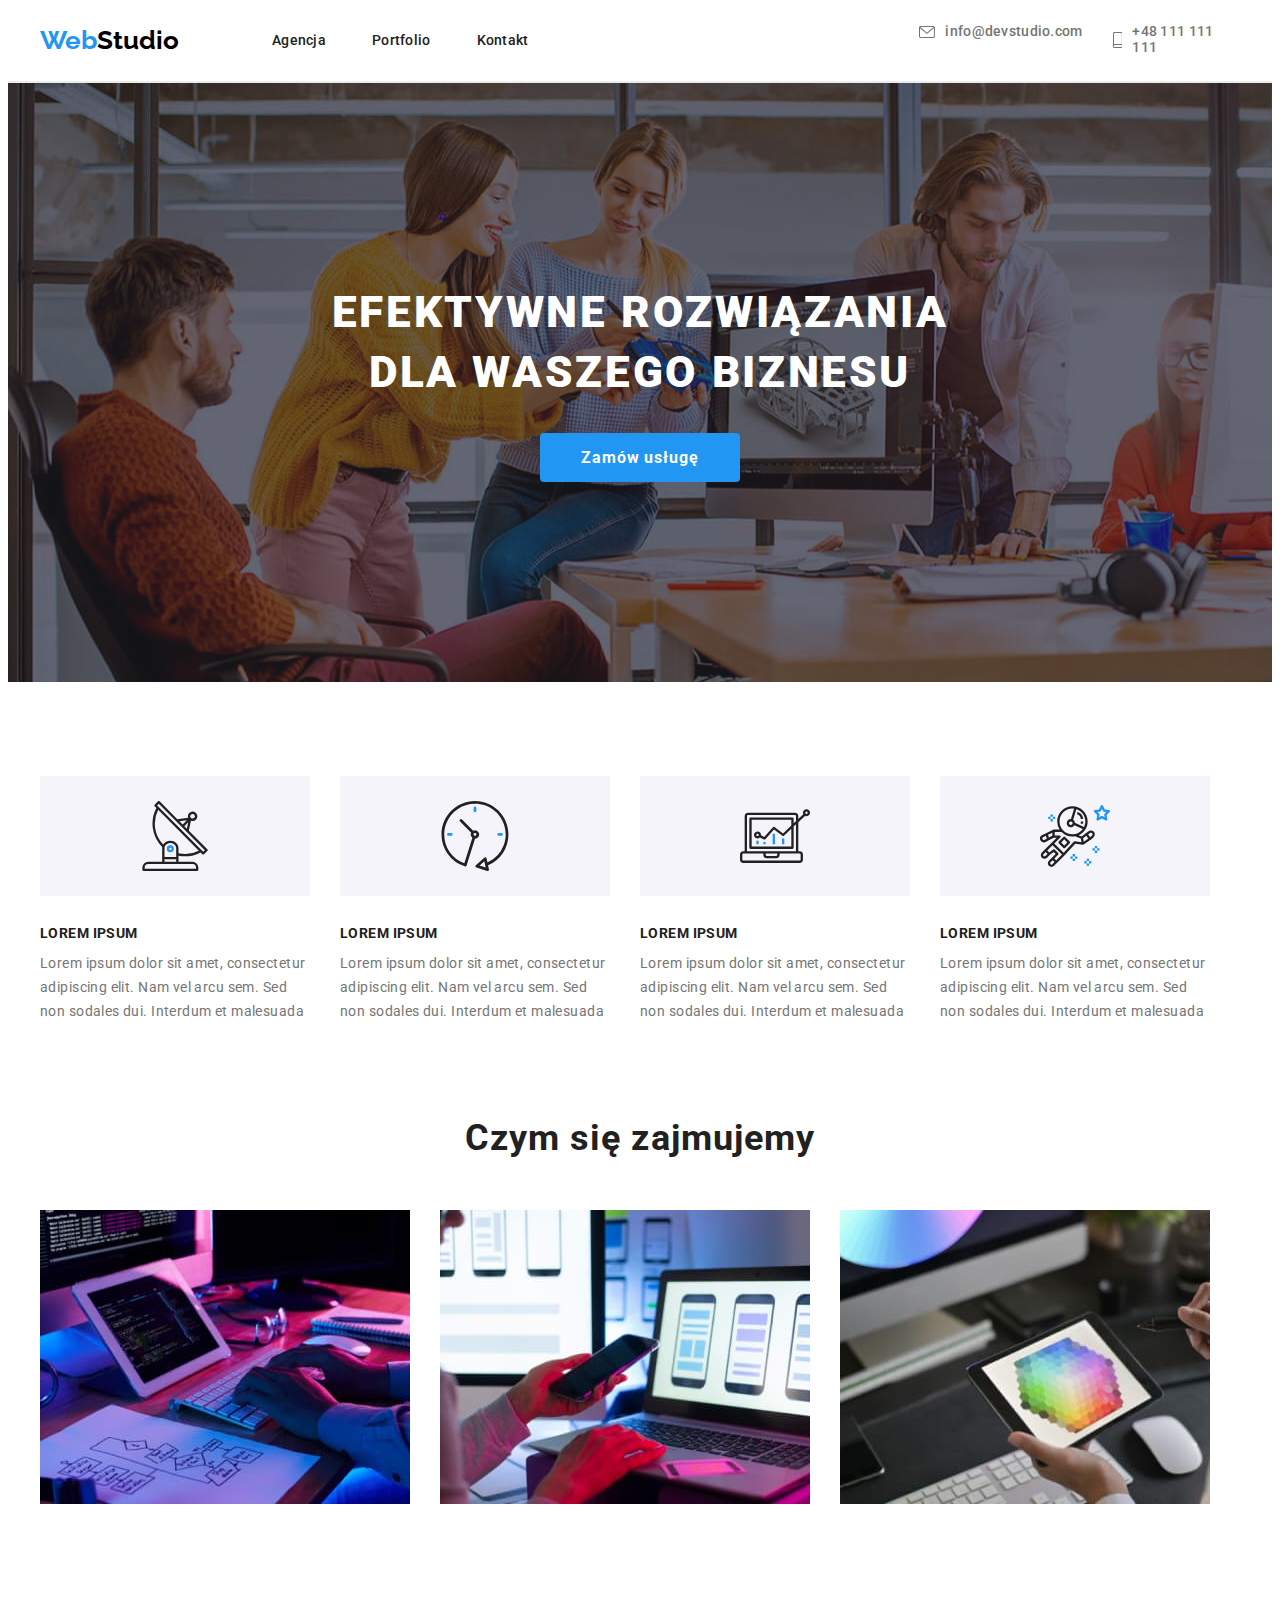
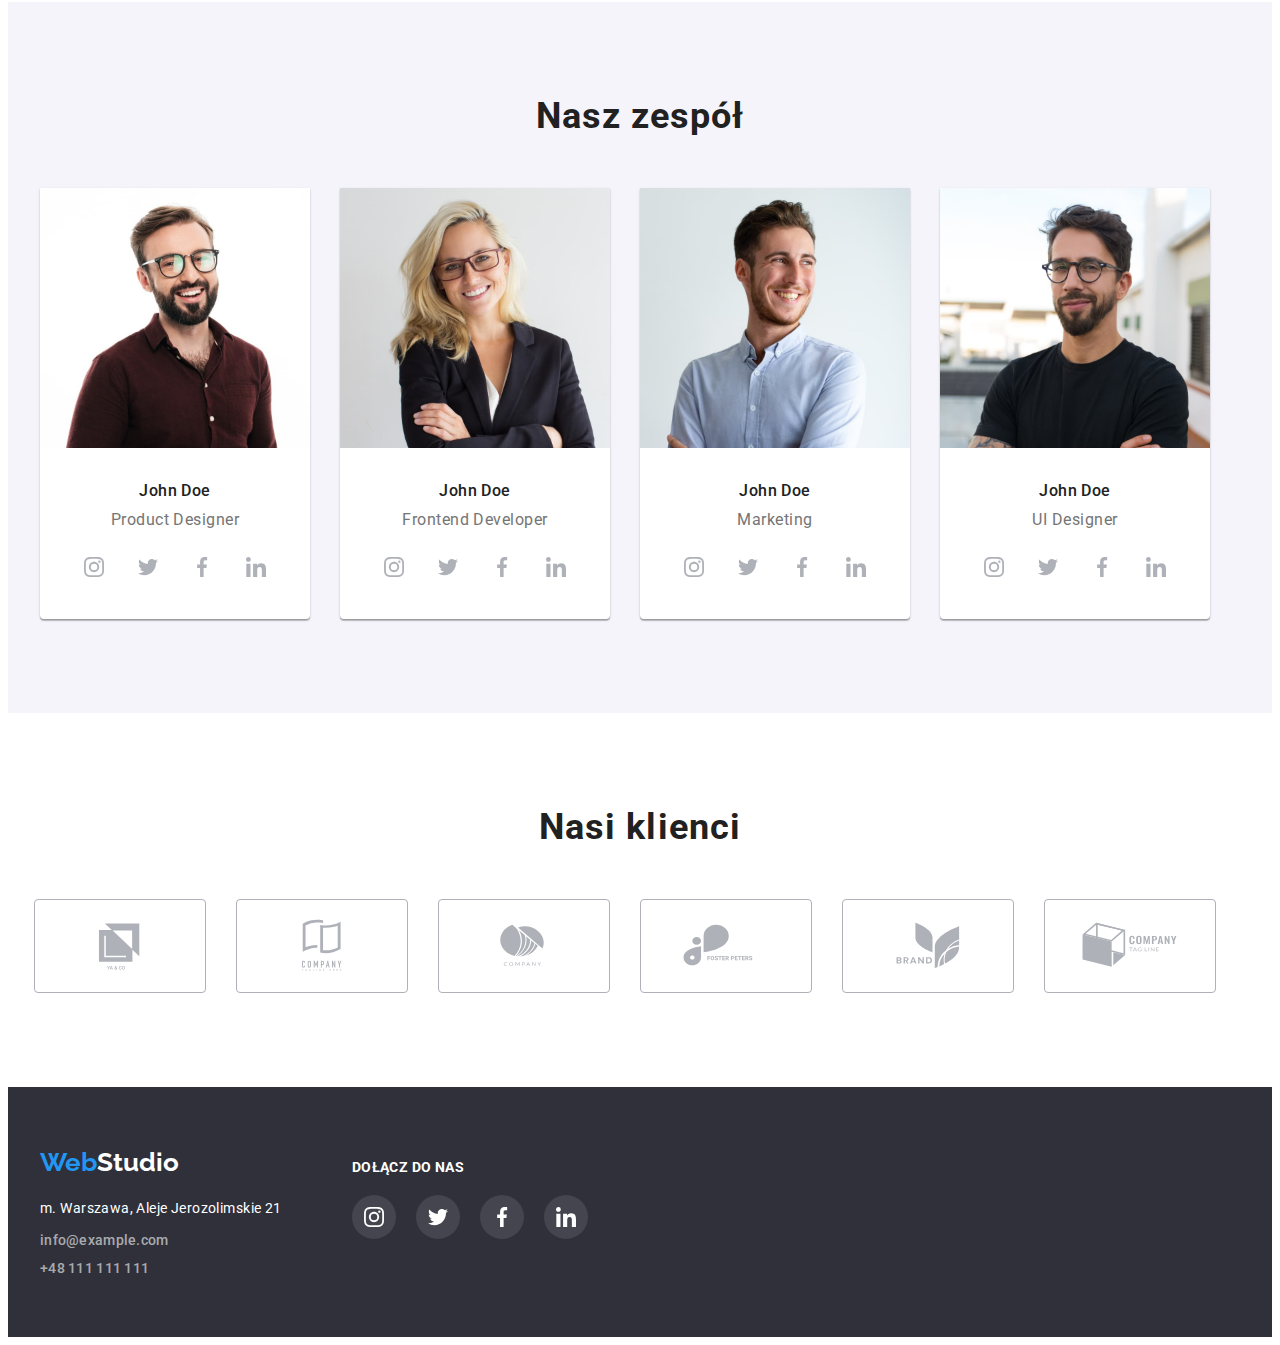
<file: index.html>
<!DOCTYPE html>
<html lang="pl">
  <head>
    <meta charset="UTF-8" />
    <meta http-equiv="X-UA-Compatible" content="IE=edge" />
    <meta name="viewport" content="width=device-width, initial-scale=1.0" />
    <title>WebStudio | Strona główna</title>

    <link rel="preconnect" href="https://fonts.googleapis.com" />
    <link rel="preconnect" href="https://fonts.gstatic.com" crossorigin />
    <link
      href="https://fonts.googleapis.com/css2?family=Raleway:wght@700&family=Roboto:wght@400;500;700;900&display=swap"
      rel="stylesheet"
    />

    <link
      rel="stylesheet"
      href="https://cdnjs.cloudflare.com/ajax/libs/modern-normalize/1.1.0/modern-normalize.min.css"
      integrity="sha512-wpPYUAdjBVSE4KJnH1VR1HeZfpl1ub8YT/NKx4PuQ5NmX2tKuGu6U/JRp5y+Y8XG2tV+wKQpNHVUX03MfMFn9Q=="
      crossorigin="anonymous"
      referrerpolicy="no-referrer"
    />
    <link href="css/styles.css" rel="stylesheet" />
  </head>

  <body>
    <header>
      <div class="container">
        <div class="box1">
          <a class="logo-black" href="./index.html"
            ><span class="logo-web">Web</span>Studio</a
          >
          <nav>
            <ul class="navigation-links">
              <li class="list-navigation">
                <a class="link" href="#">Agencja</a>
              </li>
              <li class="list-navigation">
                <a class="link" href="./portfolio.html">Portfolio</a>
              </li>
              <li class="list-navigation">
                <a class="link" href="#">Kontakt</a>
              </li>
            </ul>
          </nav>

          <ul class="contact-links-top">
            <li class="list-contact">
              <a class="link-contact" href="mailto:info@devstudio.com">
                <svg class="icons-contact" width="16px" height="12px">
                  <use href="./images/icons.svg#icon-envelope"></use></svg
                >info@devstudio.com</a
              >
            </li>
            <li class="list-contact">
              <a class="link-contact" href="tel:+48111111111"
                ><svg class="icons-contact" width="10px" height="16px">
                  <use href="./images/icons.svg#icon-phone"></use></svg
                >+48 111 111 111</a
              >
            </li>
          </ul>
        </div>
      </div>
      <div class="header-line"></div>
    </header>

    <main>
      <!-- Main Header -->
      <div class="main-headline-box">
        <section class="section-background-1">
          <h1 class="main-headline">
            EFEKTYWNE ROZWIĄZANIA <br />
            DLA WASZEGO BIZNESU
          </h1>

          <div class="box3">
            <button type="button" class="service-order">Zamów usługę</button>
          </div>
        </section>
      </div>

      <!-- Our assests -->
      <div class="container">
        <section class="section">
          <ul class="list-assets">
            <li class="item-assest">
              <div class="assets-icon-box">
                <svg class="icons-assets" width="70px" height="70px">
                  <use href="./images/icons.svg#icon-antenna"></use>
                </svg>
              </div>
              <h3 class="assets">LOREM IPSUM</h3>
              <p class="assets-description">
                Lorem ipsum dolor sit amet, consectetur adipiscing elit. Nam vel
                arcu sem. Sed non sodales dui. Interdum et malesuada
              </p>
            </li>

            <li class="item-assest">
              <div class="assets-icon-box">
                <svg class="icons-assets" width="70px" height="70px">
                  <use href="./images/icons.svg#icon-clock"></use>
                </svg>
              </div>
              <h3 class="assets">LOREM IPSUM</h3>
              <p class="assets-description">
                Lorem ipsum dolor sit amet, consectetur adipiscing elit. Nam vel
                arcu sem. Sed non sodales dui. Interdum et malesuada
              </p>
            </li>

            <li class="item-assest">
              <div class="assets-icon-box">
                <svg class="icons-assets" width="70px" height="70px">
                  <use href="./images/icons.svg#icon-diagram"></use>
                </svg>
              </div>
              <h3 class="assets">LOREM IPSUM</h3>
              <p class="assets-description">
                Lorem ipsum dolor sit amet, consectetur adipiscing elit. Nam vel
                arcu sem. Sed non sodales dui. Interdum et malesuada
              </p>
            </li>

            <li class="item-assest">
              <div class="assets-icon-box">
                <svg class="icons-assets" width="70px" height="70px">
                  <use href="./images/icons.svg#icon-astronaut"></use>
                </svg>
              </div>
              <h3 class="assets">LOREM IPSUM</h3>
              <p class="assets-description">
                Lorem ipsum dolor sit amet, consectetur adipiscing elit. Nam vel
                arcu sem. Sed non sodales dui. Interdum et malesuada
              </p>
            </li>
          </ul>
        </section>
      </div>

      <!-- What we do -->
      <div class="container">
        <section class="section-what-we-do">
          <h2 class="second-headline">Czym się zajmujemy</h2>

          <ul class="what-we-do-box">
            <li class="item-what-we-do">
              <img
                src="images/what-do-we-do/whatdowedo-1.jpg"
                alt="osoba pisząca na komputerze"
                width="370"
                height="294"
              />
            </li>
            <li class="item-what-we-do">
              <img
                src="images/what-do-we-do/whatdowedo-2.jpg"
                alt="osoba sprawdzająca powiadomienia na telefonie"
                width="370"
                height="294"
              />
            </li>
            <li class="item-what-we-do">
              <img
                src="images/what-do-we-do/whatdowedo-3.jpg"
                alt="tablet z paletą kolorów"
                width="370"
                height="294"
              />
            </li>
          </ul>
        </section>
      </div>

      <!-- Our team -->
      <div class="section-background-2">
        <div class="container">
          <section class="section">
            <h2 class="second-headline">Nasz zespół</h2>

            <ul class="list-team">
              <li class="item-team">
                <img
                  src="images/team-members/team-member-1.jpg"
                  alt="John Doe Product Designer"
                  width="270"
                  height="260"
                />
                <h3 class="member-name" lang="en">John Doe</h3>
                <p class="member-position" lang="en">Product Designer</p>
                <ul class="list-clients">
                  <li class="team-icon">
                    <a class="team-icon-border" href="#">
                      <svg class="list-icons" width="20x" height="20px">
                        <use
                          href="./images/icons.svg#icon-instagram"
                        ></use></svg
                    ></a>
                  </li>

                  <li class="team-icon">
                    <a class="team-icon-border" href="#">
                      <svg class="list-icons" width="20x" height="20px">
                        <use href="./images/icons.svg#icon-twitter"></use></svg
                    ></a>
                  </li>

                  <li class="team-icon">
                    <a class="team-icon-border" href="#">
                      <svg class="list-icons" width="20x" height="20px">
                        <use href="./images/icons.svg#icon-facebook"></use></svg
                    ></a>
                  </li>

                  <li class="team-icon">
                    <a class="team-icon-border" href="#">
                      <svg class="list-icons" width="20x" height="20px">
                        <use href="./images/icons.svg#icon-linkedin"></use></svg
                    ></a>
                  </li>
                </ul>
              </li>

              <li class="item-team">
                <img
                  src="images/team-members/team-member-2.jpg"
                  alt="John Doe Frontend Developer"
                  width="270"
                  height="260"
                />
                <h3 class="member-name" lang="en">John Doe</h3>
                <p class="member-position" lang="en">Frontend Developer</p>
                <ul class="list-clients">
                  <li class="team-icon">
                    <a class="team-icon-border" href="#">
                      <svg class="list-icons" width="20x" height="20px">
                        <use
                          href="./images/icons.svg#icon-instagram"
                        ></use></svg
                    ></a>
                  </li>

                  <li class="team-icon">
                    <a class="team-icon-border" href="#">
                      <svg class="list-icons" width="20x" height="20px">
                        <use href="./images/icons.svg#icon-twitter"></use></svg
                    ></a>
                  </li>

                  <li class="team-icon">
                    <a class="team-icon-border" href="#">
                      <svg class="list-icons" width="20x" height="20px">
                        <use href="./images/icons.svg#icon-facebook"></use></svg
                    ></a>
                  </li>

                  <li class="team-icon">
                    <a class="team-icon-border" href="#">
                      <svg class="list-icons" width="20x" height="20px">
                        <use href="./images/icons.svg#icon-linkedin"></use></svg
                    ></a>
                  </li>
                </ul>
              </li>

              <li class="item-team">
                <img
                  src="images/team-members/team-member-3.jpg"
                  alt="John Doe Marketing"
                  width="270"
                  height="260"
                />
                <h3 class="member-name" lang="en">John Doe</h3>
                <p class="member-position">Marketing</p>
                <ul class="list-clients">
                  <li class="team-icon">
                    <a class="team-icon-border" href="#">
                      <svg class="list-icons" width="20x" height="20px">
                        <use
                          href="./images/icons.svg#icon-instagram"
                        ></use></svg
                    ></a>
                  </li>

                  <li class="team-icon">
                    <a class="team-icon-border" href="#">
                      <svg class="list-icons" width="20x" height="20px">
                        <use href="./images/icons.svg#icon-twitter"></use></svg
                    ></a>
                  </li>

                  <li class="team-icon">
                    <a class="team-icon-border" href="#">
                      <svg class="list-icons" width="20x" height="20px">
                        <use href="./images/icons.svg#icon-facebook"></use></svg
                    ></a>
                  </li>

                  <li class="team-icon">
                    <a class="team-icon-border" href="#">
                      <svg class="list-icons" width="20x" height="20px">
                        <use href="./images/icons.svg#icon-linkedin"></use></svg
                    ></a>
                  </li>
                </ul>
              </li>
              <li class="item-team">
                <img
                  src="images/team-members/team-member-4.jpg"
                  alt="John Doe UI Designer"
                  width="270"
                  height="260"
                />
                <h3 class="member-name" lang="en">John Doe</h3>
                <p class="member-position" lang="en">UI Designer</p>
                <ul class="list-clients">
                  <li class="team-icon">
                    <a class="team-icon-border" href="#">
                      <svg class="list-icons" width="20x" height="20px">
                        <use
                          href="./images/icons.svg#icon-instagram"
                        ></use></svg
                    ></a>
                  </li>

                  <li class="team-icon">
                    <a class="team-icon-border" href="#">
                      <svg class="list-icons" width="20x" height="20px">
                        <use href="./images/icons.svg#icon-twitter"></use></svg
                    ></a>
                  </li>

                  <li class="team-icon">
                    <a class="team-icon-border" href="#">
                      <svg class="list-icons" width="20x" height="20px">
                        <use href="./images/icons.svg#icon-facebook"></use></svg
                    ></a>
                  </li>

                  <li class="team-icon">
                    <a class="team-icon-border" href="#">
                      <svg class="list-icons" width="20x" height="20px">
                        <use href="./images/icons.svg#icon-linkedin"></use></svg
                    ></a>
                  </li>
                </ul>
              </li>
            </ul>
          </section>
        </div>
      </div>

      <!-- Our clients -->

      <div class="container">
        <section class="section">
          <h2 class="second-headline">Nasi klienci</h2>
          <ul class="list-clients">
            <li class="item-client">
              <a class="item-border" href="#">
                <svg class="list-icons" width="106x" height="60.04px">
                  <use href="./images/icons.svg#icon-client1"></use></svg
              ></a>
            </li>

            <li class="item-client">
              <a class="item-border" href="#">
                <svg class="list-icons" width="106x" height="60.04px">
                  <use href="./images/icons.svg#icon-client2"></use></svg
              ></a>
            </li>

            <li class="item-client">
              <a class="item-border" href="#">
                <svg class="list-icons" width="106x" height="60.04px">
                  <use href="./images/icons.svg#icon-client3"></use></svg
              ></a>
            </li>

            <li class="item-client">
              <a class="item-border" href="#">
                <svg class="list-icons" width="106x" height="60.04px">
                  <use href="./images/icons.svg#icon-client4"></use></svg
              ></a>
            </li>

            <li class="item-client">
              <a class="item-border" href="#">
                <svg class="list-icons" width="106x" height="60.04px">
                  <use href="./images/icons.svg#icon-client5"></use></svg
              ></a>
            </li>

            <li class="item-client">
              <a class="item-border" href="#">
                <svg class="list-icons" width="106x" height="60.04px">
                  <use href="./images/icons.svg#icon-client6"></use></svg
              ></a>
            </li>
          </ul>
        </section>
      </div>
    </main>
    <footer class="footer">
      <div class="container">
        <div class="footer-box">
          <div>
            <a class="logo-white" href="./index.html"
              ><span class="logo-web">Web</span>Studio</a
            >
            <address>
              <p class="city-street">m. Warszawa, Aleje Jerozolimskie 21</p>
            </address>
            <ul class="contact-links-bottom">
              <li class="item-contact-bottom">
                <a class="link" href="mailto:info@example.com"
                  >info@example.com</a
                >
              </li>
              <li>
                <a class="link" href="tel:+48111111111">+48 111 111 111</a>
              </li>
            </ul>
          </div>
          <div class="social-media-box">
            <p class="social-media-title">Dołącz do nas</p>
            <ul class="list-social-media">
              <li class="social-media-icon">
                <a class="social-media-icon-border" href="#">
                  <svg class="list-icons" width="20x" height="20px">
                    <use href="./images/icons.svg#icon-instagram"></use></svg
                ></a>
              </li>

              <li class="social-media-icon">
                <a class="social-media-icon-border" href="#">
                  <svg class="list-icons" width="20x" height="20px">
                    <use href="./images/icons.svg#icon-twitter"></use></svg
                ></a>
              </li>

              <li class="social-media-icon">
                <a class="social-media-icon-border" href="#">
                  <svg class="list-icons" width="20x" height="20px">
                    <use href="./images/icons.svg#icon-facebook"></use></svg
                ></a>
              </li>

              <li class="social-media-icon">
                <a class="social-media-icon-border" href="#">
                  <svg class="list-icons" width="20x" height="20px">
                    <use href="./images/icons.svg#icon-linkedin"></use></svg
                ></a>
              </li>
            </ul>
          </div>
        </div>
      </div>
    </footer>
  </body>
</html>
</file>
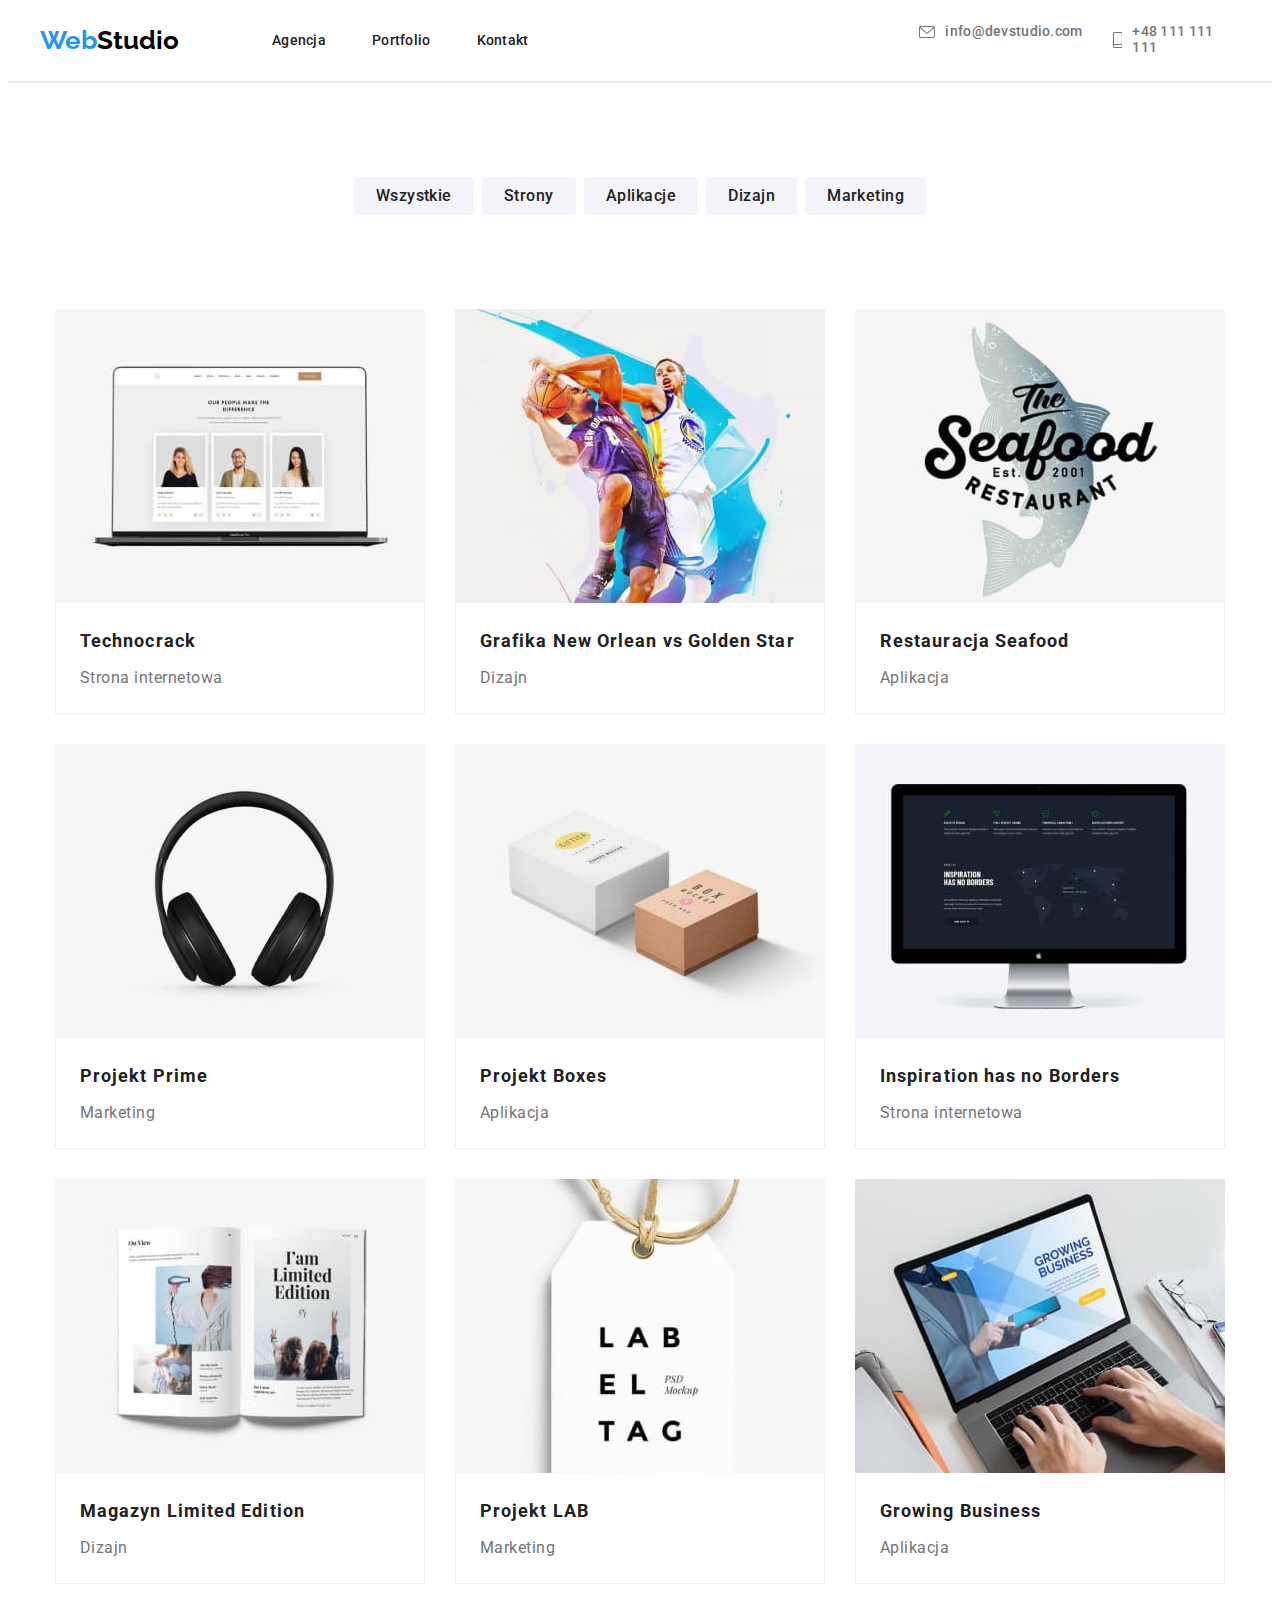
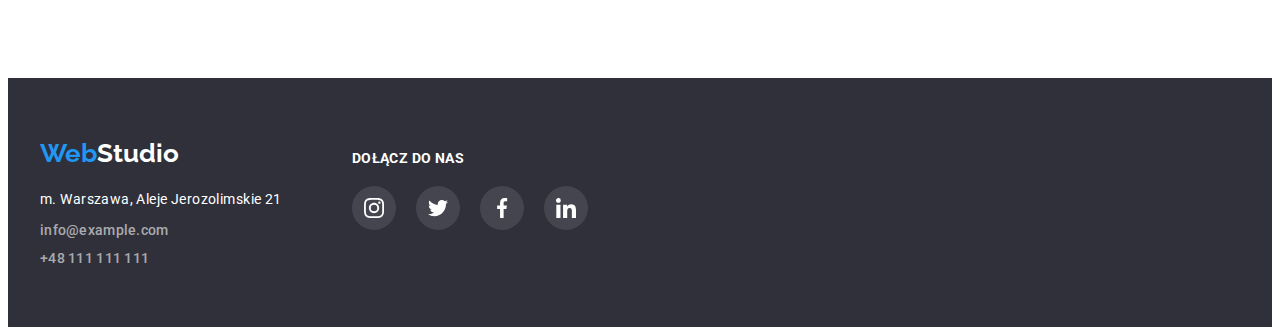
<file: portfolio.html>
<!DOCTYPE html>
<html lang="pl">
  <head>
    <meta charset="UTF-8" />
    <meta http-equiv="X-UA-Compatible" content="IE=edge" />
    <meta name="viewport" content="width=device-width, initial-scale=1.0" />
    <title>WebStudio | Portfolio</title>

    <link rel="preconnect" href="https://fonts.googleapis.com" />
    <link rel="preconnect" href="https://fonts.gstatic.com" crossorigin />
    <link
      href="https://fonts.googleapis.com/css2?family=Raleway:wght@700&family=Roboto:wght@400;500;700;900&display=swap"
      rel="stylesheet"
    />

    <link
      rel="stylesheet"
      href="https://cdnjs.cloudflare.com/ajax/libs/modern-normalize/1.1.0/modern-normalize.min.css"
      integrity="sha512-wpPYUAdjBVSE4KJnH1VR1HeZfpl1ub8YT/NKx4PuQ5NmX2tKuGu6U/JRp5y+Y8XG2tV+wKQpNHVUX03MfMFn9Q=="
      crossorigin="anonymous"
      referrerpolicy="no-referrer"
    />
    <link href="css/styles.css" rel="stylesheet" />
  </head>

  <body>
    <header>
      <div class="container">
        <div class="box1">
          <a class="logo-black" href="./index.html"
            ><span class="logo-web">Web</span>Studio</a
          >
          <nav>
            <ul class="navigation-links">
              <li class="list-navigation">
                <a class="link" href="#">Agencja</a>
              </li>
              <li class="list-navigation">
                <a class="link" href="./portfolio.html">Portfolio</a>
              </li>
              <li class="list-navigation">
                <a class="link" href="#">Kontakt</a>
              </li>
            </ul>
          </nav>

          <ul class="contact-links-top">
            <li class="list-contact">
              <a class="link-contact" href="mailto:info@devstudio.com">
                <svg class="icons-contact" width="16px" height="12px">
                  <use href="./images/icons.svg#icon-envelope"></use></svg
                >info@devstudio.com</a
              >
            </li>
            <li class="list-contact">
              <a class="link-contact" href="tel:+48111111111"
                ><svg class="icons-contact" width="10px" height="16px">
                  <use href="./images/icons.svg#icon-phone"></use></svg
                >+48 111 111 111</a
              >
            </li>
          </ul>
        </div>
      </div>
      <div class="header-line"></div>
    </header>

    <main>
      <!-- Przyciski filtrów -->
      <div class="container">
        <section class="section">
          <ul class="list-project-filter">
            <li class="item-project-filter">
              <button type="button" class="project-filter">Wszystkie</button>
            </li>
            <li class="item-project-filter">
              <button type="button" class="project-filter">Strony</button>
            </li>
            <li class="item-project-filter">
              <button type="button" class="project-filter">Aplikacje</button>
            </li>
            <li class="item-project-filter">
              <button type="button" class="project-filter">Dizajn</button>
            </li>
            <li class="item-project-filter">
              <button type="button" class="project-filter">Marketing</button>
            </li>
          </ul>
        </section>
      </div>
      <!-- Wyniki -->
      <div class="container">
        <section class="section-projects">
          <ul class="list-project">
            <li class="item-project">
              <img
                src="images/portfolio/technocrack.jpg"
                alt="projekt strony internetowej firmy technocrack"
                width="370"
                height="294"
              />
              <div class="project-border">
                <h2 class="project-name" lang="en">Technocrack</h2>
                <p class="project-group">Strona internetowa</p>
              </div>
            </li>
            <li class="item-project">
              <img
                src="images/portfolio/new-orlean-vs-golden-star.jpg"
                alt="ilustracja dwóch zawodników koszykówki podczas meczu"
                width="370"
                height="294"
              />
              <div class="project-border">
                <h2 class="project-name">
                  Grafika <span lang="en">New Orlean vs Golden Star</span>
                </h2>
                <p class="project-group">Dizajn</p>
              </div>
            </li>
            <li class="item-project">
              <img
                src="images/portfolio/seafood-restaurant.jpg"
                alt="logo restauracji seafood"
                width="370"
                height="294"
              />
              <div class="project-border">
                <h2 class="project-name">
                  Restauracja <span lang="en">Seafood</span>
                </h2>
                <p class="project-group">Aplikacja</p>
              </div>
            </li>
            <li class="item-project">
              <img
                src="images/portfolio/project-prime.jpg"
                alt="czarne słuchawki nauszne"
                width="370"
                height="294"
              />
              <div class="project-border">
                <h2 class="project-name">
                  Projekt <span lang="en">Prime</span>
                </h2>
                <p class="project-group">Marketing</p>
              </div>
            </li>
            <li class="item-project">
              <img
                src="images/portfolio/project-boxes.jpg"
                alt="dwa tekturowe pudełka"
                width="370"
                height="294"
              />
              <div class="project-border">
                <h2 class="project-name">
                  Projekt <span lang="en">Boxes</span>
                </h2>
                <p class="project-group">Aplikacja</p>
              </div>
            </li>
            <li class="item-project">
              <img
                src="images/portfolio/inspiration-has-no-borders.jpg"
                alt="monitor z wyświetlonym projektem strony internetowej inspiration has no borders"
                width="370"
                height="294"
              />
              <div class="project-border">
                <h2 class="project-name" lang="en">
                  Inspiration has no Borders
                </h2>
                <p class="project-group">Strona internetowa</p>
              </div>
            </li>
            <li class="item-project">
              <img
                src="images/portfolio/limited-edition-magazine.jpg"
                alt="zdjęcie papierowej wersji magazynu limited edition"
                width="370"
                height="294"
              />
              <div class="project-border">
                <h2 class="project-name">
                  Magazyn <span lang="en">Limited Edition</span>
                </h2>
                <p class="project-group">Dizajn</p>
              </div>
            </li>
            <li class="item-project">
              <img
                src="images/portfolio/project-lab.jpg"
                alt="makieta projektu labeltag"
                width="370"
                height="294"
              />
              <div class="project-border">
                <h2 class="project-name">Projekt LAB</h2>
                <p class="project-group">Marketing</p>
              </div>
            </li>
            <li class="item-project">
              <img
                src="images/portfolio/growing-business.jpg"
                alt="laptop z uruchomioną aplikacją growing business"
                width="370"
                height="294"
              />
              <div class="project-border">
                <h2 class="project-name" lang="en">Growing Business</h2>
                <p class="project-group">Aplikacja</p>
              </div>
            </li>
          </ul>
        </section>
      </div>
    </main>
    <footer class="footer">
      <div class="container">
        <div class="footer-box">
          <div>
            <a class="logo-white" href="./index.html"
              ><span class="logo-web">Web</span>Studio</a
            >
            <address>
              <p class="city-street">m. Warszawa, Aleje Jerozolimskie 21</p>
            </address>
            <ul class="contact-links-bottom">
              <li class="item-contact-bottom">
                <a class="link" href="mailto:info@example.com"
                  >info@example.com</a
                >
              </li>
              <li>
                <a class="link" href="tel:+48111111111">+48 111 111 111</a>
              </li>
            </ul>
          </div>
          <div class="social-media-box">
            <p class="social-media-title">Dołącz do nas</p>
            <ul class="list-social-media">
              <li class="social-media-icon">
                <a class="social-media-icon-border" href="#">
                  <svg class="list-icons" width="20x" height="20px">
                    <use href="./images/icons.svg#icon-instagram"></use></svg
                ></a>
              </li>

              <li class="social-media-icon">
                <a class="social-media-icon-border" href="#">
                  <svg class="list-icons" width="20x" height="20px">
                    <use href="./images/icons.svg#icon-twitter"></use></svg
                ></a>
              </li>

              <li class="social-media-icon">
                <a class="social-media-icon-border" href="#">
                  <svg class="list-icons" width="20x" height="20px">
                    <use href="./images/icons.svg#icon-facebook"></use></svg
                ></a>
              </li>

              <li class="social-media-icon">
                <a class="social-media-icon-border" href="#">
                  <svg class="list-icons" width="20x" height="20px">
                    <use href="./images/icons.svg#icon-linkedin"></use></svg
                ></a>
              </li>
            </ul>
          </div>
        </div>
      </div>
    </footer>
  </body>
</html>
</file>
<file: css/styles.css>
:root {
  --accent-color: #2196f3;
  --main-text-color: #212121;
  --main-description-color: #757575;
  --white-text: #ffffff;
  --black-text: #000000;
  --bottom-contact-color: rgba(255, 255, 255, 0.6);
  --portfolio-filter: #f5f4fa;
  --footer-background: #2f303a;
  --footer-socialmedia-icon: rgba(255, 255, 255, 0.1);
}

/* Global */

body {
  color: var(--main-text-color);
  font-family: "Roboto", "Tahoma", sans-serif;
}

ul {
  list-style: none;
  margin: 0px;
  padding: 0px;
}

p {
  margin: 0px;
}

h1 {
  margin: 0px;
}

h2 {
  margin: 0px;
}

h3 {
  margin: 0px;
}

.container {
  max-width: 1200px;
  width: 100%;
  margin: 0 auto;
}

.section {
  padding-top: 94px;
  padding-bottom: 94px;
}

.link {
  text-decoration: none;
}

.second-headline {
  color: var(--main-text-color);
  font-size: 36px;
  line-height: 1.16;
  text-align: center;
  letter-spacing: 0.03em;
  margin-bottom: 50px;
}

/* Header */

.box1 {
  display: flex;
  align-items: center;
  margin-top: 24px;
  margin-bottom: 25px;
}

.logo-black {
  color: var(--black-text);
  font-family: "Raleway";
  font-weight: 700;
  font-size: 26px;
  text-decoration: none;
  margin-right: 93px;
}

.logo-white {
  color: var(--white-text);
  font-family: "Raleway";
  font-weight: 700;
  font-size: 26px;
  text-decoration: none;
}

.logo-web {
  color: var(--accent-color);
}

.navigation-links {
  display: flex;
}

.navigation-links:last-child {
  margin-right: 345px;
}

.list-navigation {
  margin-right: 46px;
}

.navigation-links .link {
  color: var(--main-text-color);
  font-weight: 500;
  font-size: 14px;
  line-height: 1.14;
  letter-spacing: 0.02em;
}

.navigation-links .link:hover,
.navigation-links .link:focus {
  color: var(--accent-color);
}

.contact-links-top {
  display: flex;
}

.link-contact {
  text-decoration: none;
  display: flex;
  align-items: center;
}

.list-contact {
  margin-right: 30px;
}

.list-contact:last-child {
  margin-right: 0px;
}

.contact-links-top .link-contact {
  color: var(--main-description-color);
  font-weight: 500;
  font-size: 14px;
  line-height: 1.14;
  letter-spacing: 0.02em;
}

.link-contact:hover,
.link-contact:focus {
  color: var(--accent-color);
  --color4: var(--accent-color);
}

.icons-contact {
  margin-right: 10px;
}

/* Main Header */

.main-headline {
  color: var(--white-text);
  font-weight: 900;
  font-size: 44px;
  line-height: 1.36;
  text-align: center;
  letter-spacing: 0.06em;
  padding-top: 200px;
  margin-bottom: 30px;
}

.service-order {
  color: var(--white-text);
  font-family: "Roboto";
  font-weight: 700;
  font-size: 16px;
  line-height: 1.87;
  letter-spacing: 0.06em;
  background: var(--accent-color);
  border: 0px solid;
  border-radius: 4px;
  cursor: pointer;
  padding: 10px 41px 10px 41px;
}

.section-background-1 {
  background-color: var(--footer-background);
  background-image: linear-gradient(
      to bottom,
      rgba(47, 48, 58, 0.4) 50%,
      rgba(47, 48, 58, 0.4) 50%
    ),
    url(../images/background-images/baner-background.jpg);
  max-width: 1600px;
  width: 100%;
  margin: 0px;
}

.main-headline-box {
  display: flex;
  justify-content: center;
}

.box3 {
  display: flex;
  justify-content: center;
  padding-bottom: 200px;
}

/* Our assests */

.assets {
  font-size: 14px;
  line-height: 1.14;
  letter-spacing: 0.03em;
}

.assets-description {
  color: var(--main-description-color);
  font-size: 14px;
  line-height: 1.71;
  letter-spacing: 0.03em;
  margin-top: 10px;
}

.list-assets {
  display: flex;
}

.item-assest {
  padding-right: 30px;
}

.assets-icon-box {
  display: flex;
  justify-content: center;
  align-items: center;
  width: 270px;
  height: 120px;
  background-color: var(--portfolio-filter);
  margin-bottom: 30px;
}

/* What we do */

.what-we-do-box {
  display: flex;
  justify-content: center;
}

.item-what-we-do {
  margin-right: 30px;
}

.what-we-do-box:last-child {
  margin-right: 0px;
}

.section-what-we-do {
  margin-bottom: 94px;
}

/* Our team */

.section-background-2 {
  background-color: var(--portfolio-filter);
}

.list-team {
  display: flex;
}

.list-team:last-child {
  margin-right: 0px;
}

.item-team {
  margin-right: 30px;
  background-color: var(--white-text);
  box-shadow: 0px 1px 3px rgba(0, 0, 0, 0.12), 0px 1px 1px rgba(0, 0, 0, 0.14),
    0px 2px 1px rgba(0, 0, 0, 0.2);
  border-radius: 0px 0px 4px 4px;
  max-width: 270px;
}

.member-name {
  color: var(--main-text-color);
  font-weight: 500;
  font-size: 16px;
  line-height: 1.18;
  letter-spacing: 0.03em;
  margin-top: 30px;
  margin-bottom: 10px;
  display: flex;
  justify-content: center;
}

.member-position {
  color: var(--main-description-color);
  font-size: 16px;
  line-height: 1.18;
  letter-spacing: 0.03em;
  margin-bottom: 16px;
  display: flex;
  justify-content: center;
}

.team-icon {
  margin-right: 10px;
  padding-bottom: 30px;
  display: flex;
  align-items: center;
}

.team-icon:last-child {
  margin-right: 0px;
}

.team-icon-last {
  margin-right: 0px;
}

.team-icon-border {
  text-decoration: none;
  display: flex;
  align-items: center;
  width: 44px;
  height: 44px;
  border-radius: 50px;
}

.team-icon-border:hover,
.team-icon-border:focus {
  --color3: var(--white-text);
  background-color: var(--accent-color);
}

/* Our clients */

.list-clients {
  display: flex;
  justify-content: center;
}

.item-client {
  margin-right: 30px;
}

.list-icons {
  text-decoration: none;
}

.item-border {
  text-decoration: none;
  display: flex;
  align-items: center;
  width: 170px;
  height: 92px;
  border: 1px solid #afb1b8;
  border-radius: 4px;
}

.item-border:hover,
.item-border:focus {
  border: 1px solid var(--accent-color);
  --color3: var(--accent-color);
  --color2: var(--accent-color);
}

/* Footer */

.footer {
  background-color: var(--footer-background);
  padding-top: 60px;
  padding-bottom: 60px;
}

.city-street {
  color: var(--white-text);
  font-size: 14px;
  line-height: 1.71;
  letter-spacing: 0.03em;
  font-style: normal;
  margin-top: 20px;
  margin-bottom: 9px;
}

.item-contact-bottom {
  margin-bottom: 9px;
}

.contact-links-bottom .link {
  color: var(--bottom-contact-color);
  font-weight: 500;
  font-size: 14px;
  line-height: 1.14;
  letter-spacing: 0.02em;
  font-style: normal;
}

.contact-links-bottom .link:hover,
.contact-links-bottom .link:focus {
  color: var(--accent-color);
}

.social-media-box {
  display: flex;
  flex-wrap: wrap;
  width: 206px;
  height: 80px;
  margin-left: 70px;
  padding-top: 12px;
}

.social-media-title {
  color: var(--white-text);
  font-weight: 700;
  font-size: 14px;
  line-height: 16px;
  letter-spacing: 0.03em;
  text-transform: uppercase;
  padding-bottom: 20px;
}

.list-social-media {
  display: flex;
  justify-content: center;
}

.social-media-icon {
  margin-right: 20px;
  --color3: var(--white-text);
}

.footer-box {
  display: flex;
}

.social-media-icon-border {
  text-decoration: none;
  display: flex;
  align-items: center;
  width: 44px;
  height: 44px;
  background-color: var(--footer-socialmedia-icon);
  border-radius: 50px;
}

.social-media-icon-border:hover,
.social-media-icon-border:focus {
  background-color: var(--accent-color);
}

/* Portfolio */

.project-filter {
  color: var(--main-text-color);
  font-family: "Roboto";
  font-weight: 500;
  font-size: 16px;
  line-height: 1.62;
  text-align: center;
  letter-spacing: 0.03em;
  background-color: var(--portfolio-filter);
  border: 0px solid;
  border-radius: 4px;
  padding: 6px 22px 6px 22px;
}

.project-filter:hover,
.project-filter:focus {
  background-color: var(--accent-color);
  color: var(--white-text);
  cursor: pointer;
  box-shadow: 0px 3px 1px rgba(0, 0, 0, 0.1), 0px 1px 2px rgba(0, 0, 0, 0.08),
    0px 2px 2px rgba(0, 0, 0, 0.12);
}

.project-name {
  color: var(--main-text-color);
  font-size: 18px;
  line-height: 2;
  letter-spacing: 0.06em;
  padding-top: 20px;
  padding-left: 24px;
}

.project-group {
  color: var(--main-description-color);
  font-size: 16px;
  line-height: 1.87;
  letter-spacing: 0.03em;
  padding-top: 4px;
  padding-left: 24px;
  padding-bottom: 20px;
}

.header-line {
  border: 1px solid #ececec;
}

.list-project-filter {
  display: flex;
  justify-content: center;
}

.item-project-filter {
  margin-right: 8px;
}

.item-project-filter:last-child {
  margin-right: 0px;
}

.section-projects {
  padding-bottom: 94px;
}

.list-project {
  display: flex;
  flex-wrap: wrap;
  gap: 30px;
  justify-content: center;
}

.item-project {
  display: flex;
  flex-direction: column;
}

.item-project:hover {
  cursor: pointer;
  box-shadow: 0px 1px 1px rgba(0, 0, 0, 0.12), 0px 4px 4px rgba(0, 0, 0, 0.06),
    1px 4px 6px rgba(0, 0, 0, 0.16);
}

.project-border {
  border-bottom: 1px solid #eeeeee;
  border-right: 1px solid #eeeeee;
  border-left: 1px solid #eeeeee;
}
</file>
